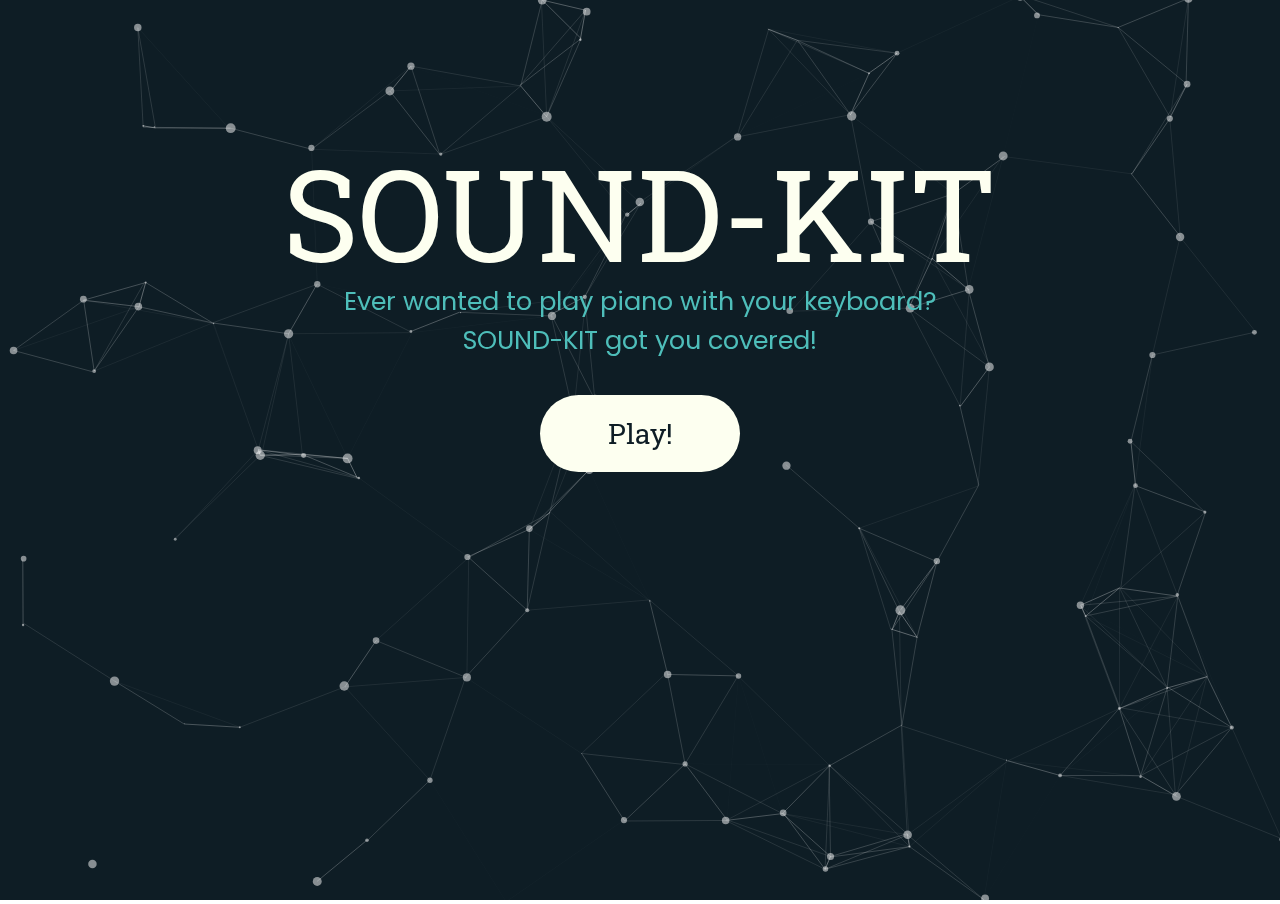
<file: index.html>
<!DOCTYPE html>
<html>
  <head>
    <meta charset="utf-8">
    <title>Sound-Kit - The Game</title>
    <link rel = "stylesheet" href="./css/index.css"> 
    <link rel="preconnect" href="https://fonts.gstatic.com">
    <link href="https://fonts.googleapis.com/css2?family=Poppins&display=swap" rel="stylesheet">
    <link href="https://fonts.googleapis.com/css2?family=Roboto+Slab:wght@600&display=swap" rel="stylesheet"> 
    <link href="https://fonts.googleapis.com/css2?family=Roboto+Slab:wght@300&display=swap" rel="stylesheet">
  </head>

  <body>
    <div id="particles-js">
      <p class="title">SOUND-KIT</p>
      <p class="sub"> Ever wanted to play piano with your keyboard? <br> SOUND-KIT got you covered! <br> 
        <a href="piano.html"> <button class="button"><span> Play! </span></button> </a>
      </p>
      
    </div>
 
    <script type="text/javascript" src="./js/particles.js"></script>
    <script type="text/javascript" src="./js/app.js"></script>
  </body>
</html>
</file>
<file: css/index.css>
html, body {
  height: 100vh;
  margin: 0;
  padding: 0;
}

#particles-js {
  height: 100%;
  background: #0e1d25;
}


.title {
  font-size: 10vw;
  color: #fdfff0;
  font-family: 'Roboto Slab', serif;
  position: absolute;
  text-align: center;
  align-items: center;
  justify-content: center;
  width: 100vw;
}

.sub {
  font-size: 2vw;
  color: #4ebeba;
  font-family: 'Poppins', sans-serif;
  position: absolute;
  text-align: center;
  align-items: center;
  justify-content: center;

  margin-top: 22%;
  width: 100vw;
}

.button {
  border-radius: 50px;
  background-color: #fdfff0;
  border: none;
  font-family: 'Roboto Slab', serif;
  color: #0e1d25;
  text-align: center;
  font-size: 28px;
  padding: 20px;
  width: 200px;
  transition: all 0.5s;
  cursor: pointer;
  margin: 35px;
}

.button span {
  cursor: pointer;
  display: inline-block;
  position: relative;
  transition: 0.5s;
}

.button span:after {
  content: '\00bb';
  position: absolute;
  opacity: 0;
  top: 0;
  right: -20px;
  transition: 0.5s;
}

.button:hover span {
  padding-right: 25px;
}

.button:hover span:after {
  opacity: 1;
  right: 0;
}
</file>
